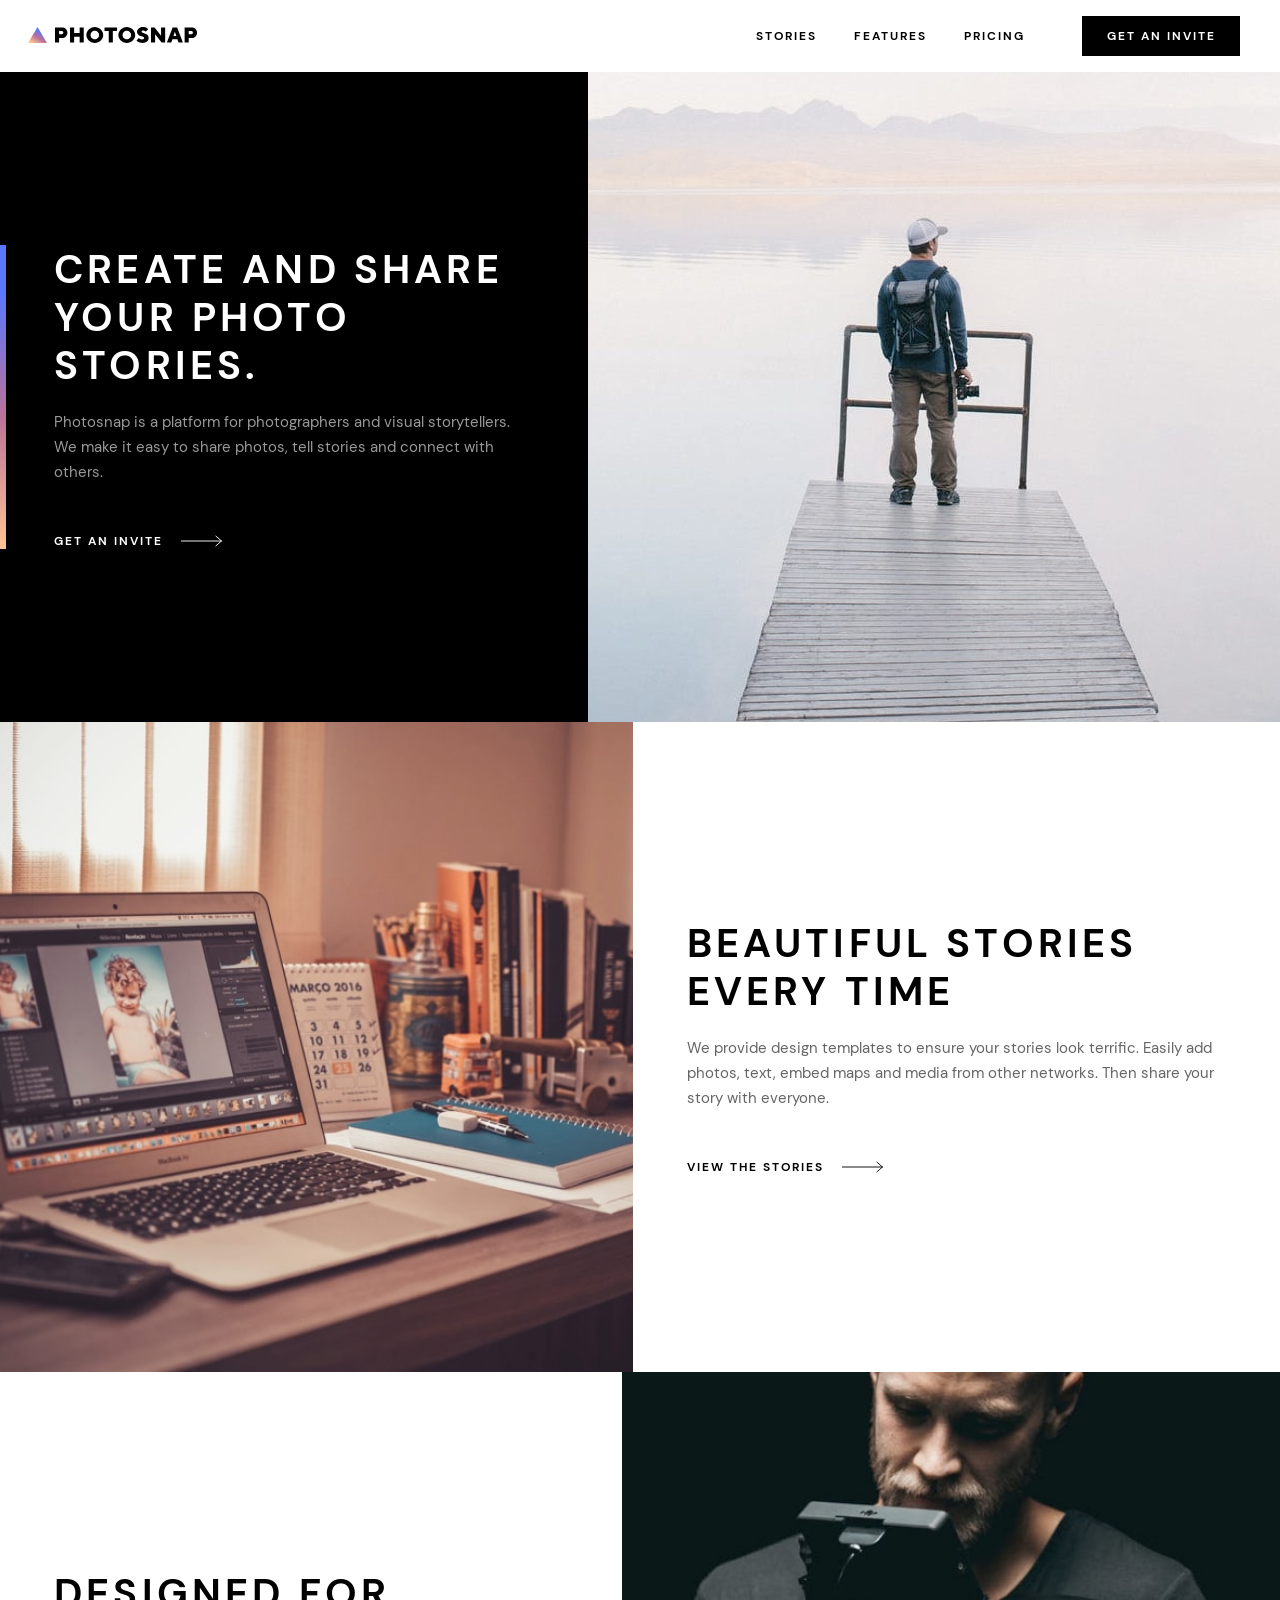
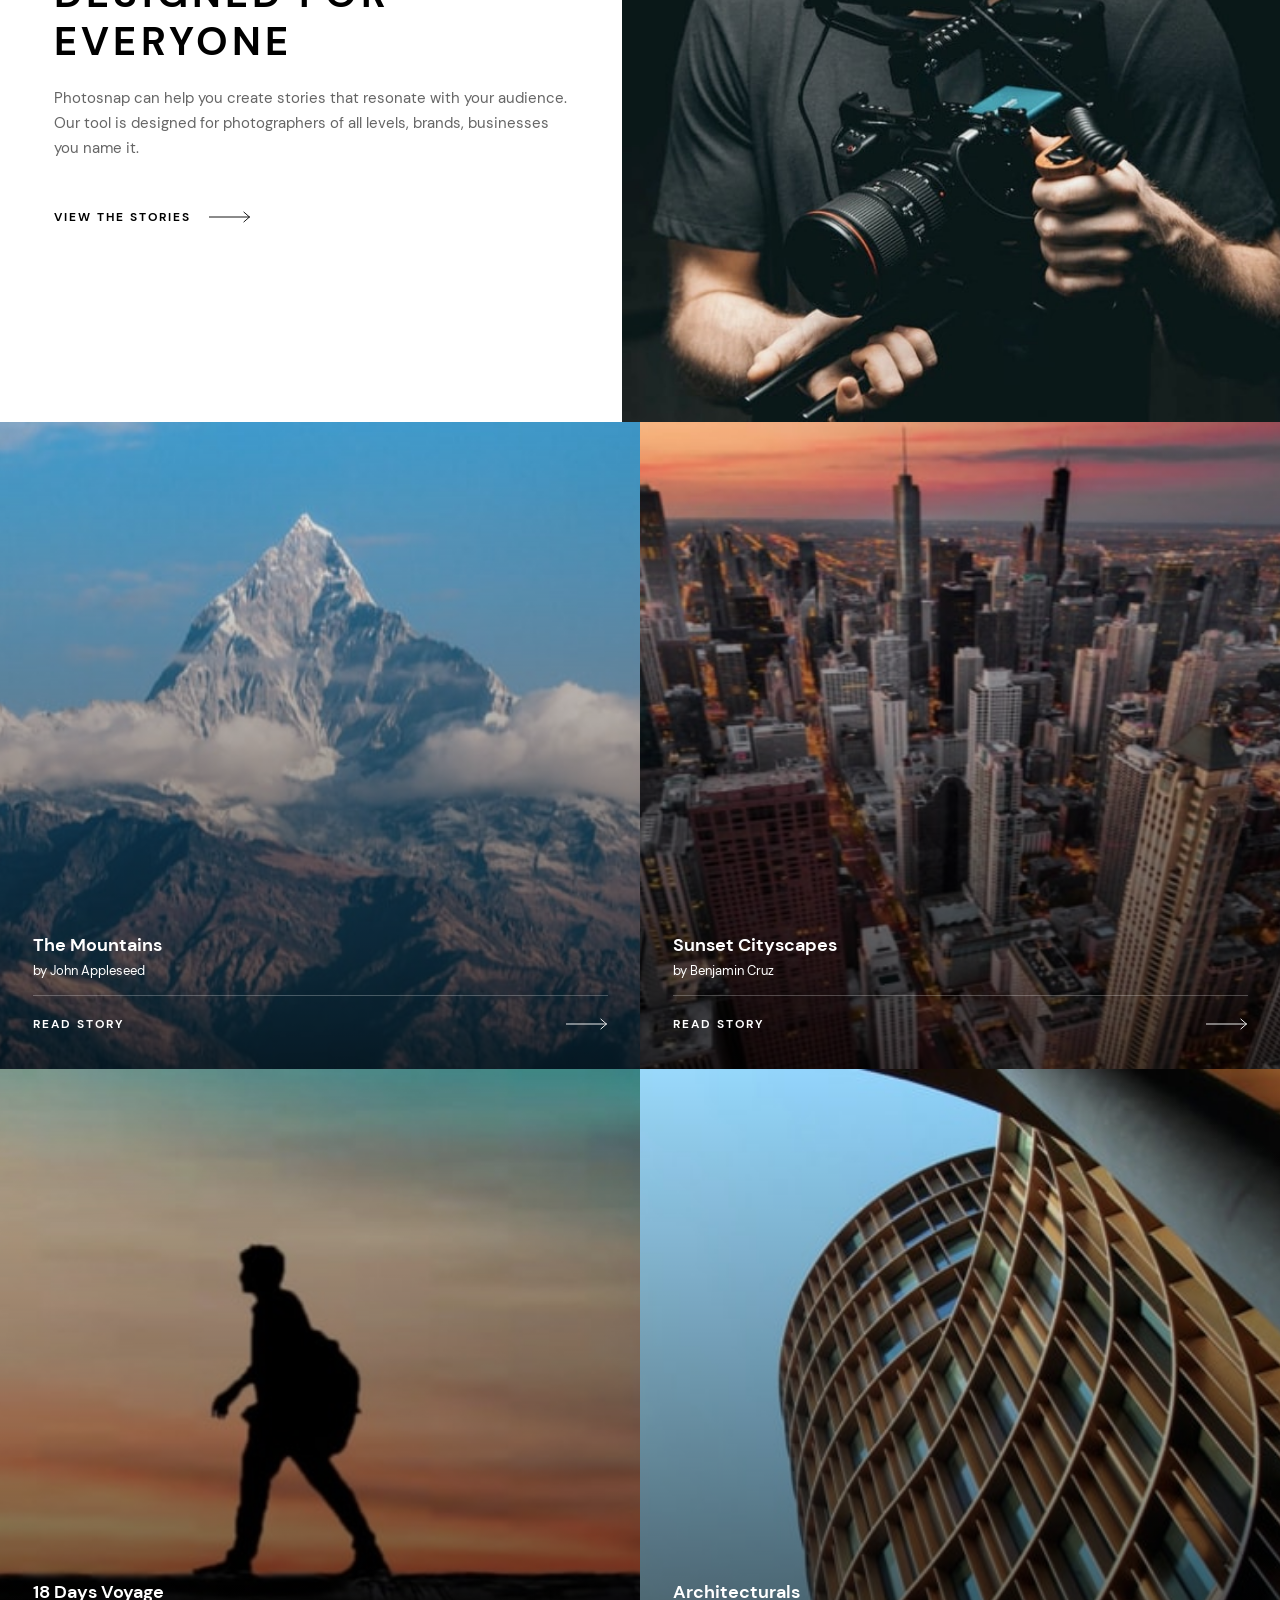
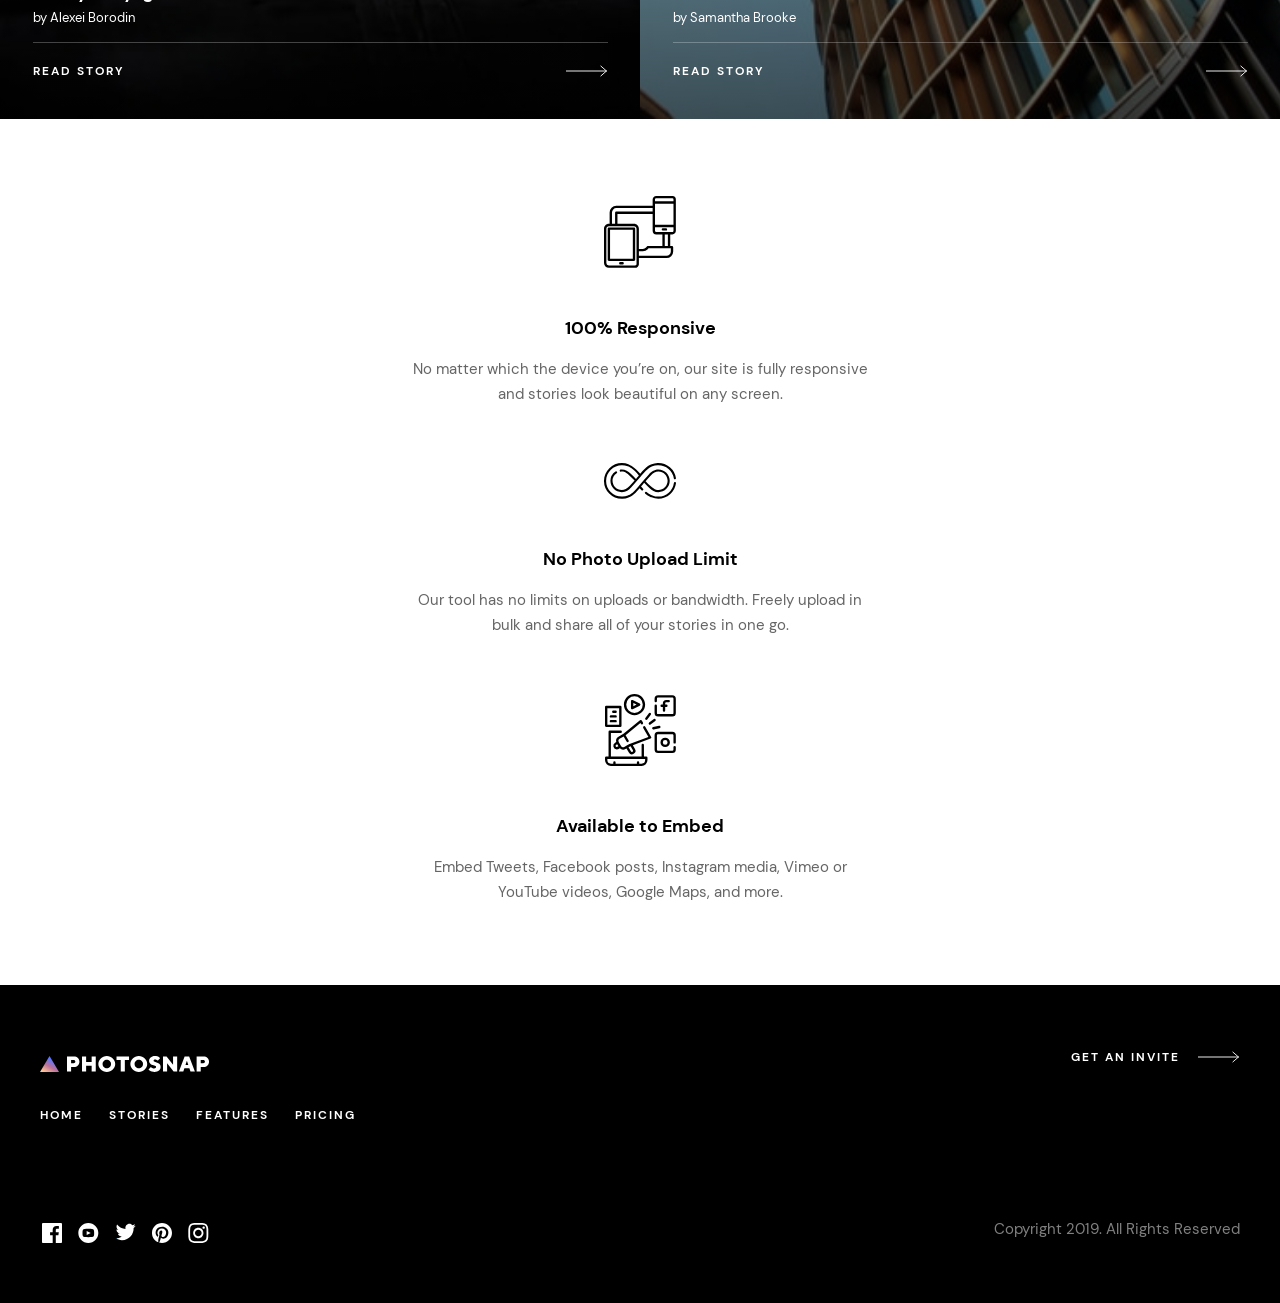
<file: index.html>
<!DOCTYPE html>
<html lang="en">
  <head>
    <meta charset="UTF-8" />
    <meta http-equiv="X-UA-Compatible" content="IE=edge" />
    <meta name="viewport" content="width=device-width, initial-scale=1.0" />
    <link rel="stylesheet" href="./Css/reset.css" />
    <link rel="stylesheet" href="./Css/style.css" />
    <link
      rel="shortcut icon"
      href="./Assets/favicon-32x32.png"
      type="image/x-icon"
    />
    <title>Photosnap - Home</title>
  </head>
  <body>
    <header>
      <div id="nav_bar" class="header_wrapper">
        <div class="site_logo">
          <a href="./index.html"
            ><img src="./Assets/shared/desktop/logo.svg" alt="site logo"
          /></a>
        </div>
        <div class="centred_items">
          <label>
            <input type="checkbox" id="checkbox" />
            <span class="menu" id="hamburger">
              <span class="hamburger"></span>
            </span>
            <ul class="burger_list">
              <li><a class="hover_op" href="./stories.html">STORIES</a></li>
              <li><a class="hover_op" href="./features.html">FEATURES</a></li>
              <li><a class="hover_op" href="./pricing.html">PRICING</a></li>
              <li class="divider"></li>
              <li>
                <a class="invite centred_items" href="./index.html"
                  >GET AN INVITE</a
                >
              </li>
            </ul>
          </label>
        </div>
        <div class="classic_navbar">
          <div class="nav_bar_flex">
            <a class="classic_navbar_t" href="./stories.html">STORIES</a>
            <a class="classic_navbar_t" href="./features.html">FEATURES</a>
            <a class="classic_navbar_t" href="./pricing.html">PRICING</a>
          </div>
          <a class="classic_navbar_invite" href="./index.html">GET AN INVITE</a>
        </div>
      </div>
    </header>
    <button id="fixed-button" class="bob_effect" onclick="scrollUp()">
      <img src="./Assets/mouse-cursor.png" alt="" />
    </button>
    <section>
      <div class="create_and_share">
        <div class="image_container">
          <img
            class="image_container mobile_images"
            src="./Assets/home/mobile/create-and-share.jpg"
            alt="Creat and share image"
          />
          <img
            class="image_container tablet_images"
            src="./Assets/home/desktop/create-and-share.jpg"
            alt="Creat and share image"
          />
          <img
            class="image_container desktop_images"
            src="./Assets/home/desktop/create-and-share.jpg"
            alt="Creat and share image"
          />
        </div>
        <div class="content_container first_container">
          <div id="colorful_divider_left"></div>
          <div class="content_childF">
            <div id="colorful_divider"></div>
            <div class="content_max_width">
              <h1 class="firstH">Create and share your photo stories.</h1>
              <p class="firstP">
                Photosnap is a platform for photographers and visual
                storytellers. We make it easy to share photos, tell stories and
                connect with others.
              </p>
              <div class="invite_arrow">
                <h4 class="firstInvite hover-underline-animation">
                  GET AN INVITE
                </h4>
                <img
                  class="arrow_container"
                  src="./Assets/shared/desktop/arrow-white.svg"
                  alt="white arrow"
                />
              </div>
            </div>
          </div>
        </div>
      </div>
      <div class="beautiful_stories">
        <div class="image_container">
          <img
            class="image_container mobile_images"
            src="./Assets/home/mobile/beautiful-stories.jpg"
            alt="Creat and share image"
          />
          <img
            class="image_container tablet_images"
            src="./Assets/home/desktop/beautiful-stories.jpg"
            alt="Creat and share image"
          />
          <img
            class="image_container desktop_images"
            src="./Assets/home/desktop/beautiful-stories.jpg"
            alt="Creat and share image"
          />
        </div>
        <div class="content_container">
          <div class="content_child">
            <h1 class="content_headerTxt">
              BEAUTIFUL STORIES <br />
              EVERY TIME
            </h1>
            <p class="content_ParagrapTxt">
              We provide design templates to ensure your stories look terrific.
              Easily add photos, text, embed maps and media from other networks.
              Then share your story with everyone.
            </p>
            <div class="invite_arrow">
              <h4 class="content_invite hover-underline-animation black">
                VIEW THE STORIES
              </h4>
              <img
                class="arrow_container"
                src="./Assets/shared/desktop/arrow-black.svg"
                alt="black arrow"
              />
            </div>
          </div>
        </div>
      </div>
      <div class="designed_for_everyone">
        <div class="image_container">
          <img
            class="image_container mobile_images"
            src="./Assets/home/mobile/designed-for-everyone.jpg"
            alt="Creat and share image"
          />
          <img
            class="image_container tablet_images"
            src="./Assets/home/desktop/designed-for-everyone.jpg"
            alt="Creat and share image"
          />
          <img
            class="image_container desktop_images"
            src="./Assets/home/desktop/designed-for-everyone.jpg"
            alt="Creat and share image"
          />
        </div>
        <div class="content_container">
          <div class="content_child">
            <h1 class="content_headerTxt">DESIGNED FOR EVERYONE</h1>
            <p class="content_ParagrapTxt">
              Photosnap can help you create stories that resonate with your
              audience. Our tool is designed for photographers of all levels,
              brands, businesses you name it.
            </p>
            <div class="invite_arrow">
              <h4 class="content_invite hover-underline-animation black">
                VIEW THE STORIES
              </h4>
              <img
                class="arrow_container"
                src="./Assets/shared/desktop/arrow-black.svg"
                alt="black arrow"
              />
            </div>
          </div>
        </div>
      </div>
    </section>
    <section>
      <div>
        <div>
          <div class="tablet_view">
            <div class="image_container_popup">
              <img
                class="image_container image_up"
                src="./Assets/stories/mobile/mountains.jpg"
                alt="mountains image"
              />
              <div class="blur_effect image_up"></div>
              <div class="galery_textcontent">
                <div class="galery_textcontent_inner">
                  <div>
                    <h5 class="galeryH">The Mountains</h5>
                    <p class="galeryP">by John Appleseed</p>
                  </div>
                  <div class="galery_divider"></div>
                  <div class="galery_flex">
                    <h6 class="galeryh6 hover-underline-animation">
                      READ STORY
                    </h6>
                    <img
                      class="arrow_container"
                      src="./Assets/shared/desktop/arrow-white.svg"
                      alt="white arrow"
                    />
                  </div>
                </div>
              </div>
            </div>
            <div class="image_container_popup">
              <img
                class="image_container image_up"
                src="./Assets/stories/mobile/cityscapes.jpg"
                alt="cityscapes image"
              />
              <div class="blur_effect image_up"></div>
              <div class="galery_textcontent">
                <div class="galery_textcontent_inner">
                  <div>
                    <h5 class="galeryH">Sunset Cityscapes</h5>
                    <p class="galeryP">by Benjamin Cruz</p>
                  </div>
                  <div class="galery_divider"></div>
                  <div class="galery_flex">
                    <h6 class="galeryh6 hover-underline-animation">
                      READ STORY
                    </h6>
                    <img
                      class="arrow_container"
                      src="./Assets/shared/desktop/arrow-white.svg"
                      alt="white arrow"
                    />
                  </div>
                </div>
              </div>
            </div>
            <div class="image_container_popup">
              <img
                class="image_container image_up"
                src="./Assets/stories/mobile/18-days-voyage.jpg"
                alt="18 daysvoyage image"
              />
              <div class="blur_effect image_up"></div>
              <div class="galery_textcontent">
                <div class="galery_textcontent_inner">
                  <div>
                    <h5 class="galeryH">18 Days Voyage</h5>
                    <p class="galeryP">by Alexei Borodin</p>
                  </div>
                  <div class="galery_divider"></div>
                  <div class="galery_flex">
                    <h6 class="galeryh6 hover-underline-animation">
                      READ STORY
                    </h6>
                    <img
                      class="arrow_container"
                      src="./Assets/shared/desktop/arrow-white.svg"
                      alt="white arrow"
                    />
                  </div>
                </div>
              </div>
            </div>
            <div class="image_container_popup">
              <img
                class="image_container image_up"
                src="./Assets/stories/mobile/architecturals.jpg"
                alt="architecturals image"
              />
              <div class="blur_effect image_up"></div>
              <div class="galery_textcontent">
                <div class="galery_textcontent_inner">
                  <div>
                    <h5 class="galeryH">Architecturals</h5>
                    <p class="galeryP">by Samantha Brooke</p>
                  </div>
                  <div class="galery_divider"></div>
                  <div class="galery_flex">
                    <h6 class="galeryh6 hover-underline-animation">
                      READ STORY
                    </h6>
                    <img
                      class="arrow_container"
                      src="./Assets/shared/desktop/arrow-white.svg"
                      alt="white arrow"
                    />
                  </div>
                </div>
              </div>
            </div>
          </div>
        </div>
      </div>
    </section>
    <section>
      <div>
        <div class="lower_div">
          <div class="centred_items_second">
            <img
              src="./Assets/features/desktop/responsive.svg"
              alt="responsive logo"
            />
            <h6 class="lowerH">100% Responsive</h6>
            <p class="lowerP">
              No matter which the device you’re on, our site is fully responsive
              and stories look beautiful on any screen.
            </p>
          </div>
          <div class="centred_items_second">
            <img
              src="./Assets/features/desktop/no-limit.svg"
              alt="no limit logo"
            />
            <h6 class="lowerH lowerHx2">No Photo Upload Limit</h6>
            <p class="lowerP">
              Our tool has no limits on uploads or bandwidth. Freely upload in
              bulk and share all of your stories in one go.
            </p>
          </div>
          <div class="centred_items_second">
            <img src="./Assets/features/desktop/embed.svg" alt="embed logo" />
            <h6 class="lowerH">Available to Embed</h6>
            <p class="lowerP lowerHx3">
              Embed Tweets, Facebook posts, Instagram media, Vimeo or YouTube
              videos, Google Maps, and more.
            </p>
          </div>
        </div>
      </div>
    </section>
    <footer class="site_bottom centred_items">
      <div class="footer_inner">
        <div class="footer_tablet1">
          <a href="./index.html"
            ><img
              class="item1"
              src="./Assets/shared/desktop/logo-white.svg"
              alt="potosnap logo"
          /></a>
          <div class="footer_contact item2">
            <div class="flip-container">
              <div class="flipper">
                <div class="front">
                  <img src="./Assets/contact/white-FB.svg" alt="Image 1" />
                </div>
                <div class="back">
                  <img src="./Assets/contact/facebook.svg" alt="Image 2" />
                </div>
              </div>
            </div>
            <div class="flip-container">
              <div class="flipper">
                <div class="front">
                  <img src="./Assets/contact/white-YT.svg" alt="Image 1" />
                </div>
                <div class="back">
                  <img src="./Assets/contact/youtube.svg" alt="Image 2" />
                </div>
              </div>
            </div>
            <div class="flip-container">
              <div class="flipper">
                <div class="front">
                  <img src="./Assets/contact/white-Tw.svg" alt="Image 1" />
                </div>
                <div class="back">
                  <img src="./Assets/contact/twitter.svg" alt="Image 2" />
                </div>
              </div>
            </div>
            <div class="flip-container">
              <div class="flipper">
                <div class="front">
                  <img src="./Assets/contact/white-Pin.svg" alt="Image 1" />
                </div>
                <div class="back">
                  <img src="./Assets/contact/pinterest.svg" alt="Image 2" />
                </div>
              </div>
            </div>
            <div class="flip-container">
              <div class="flipper">
                <div class="front">
                  <img src="./Assets/contact/white-Insta.svg" alt="Image 1" />
                </div>
                <div class="back">
                  <img src="./Assets/contact/instagram.svg" alt="Image 2" />
                </div>
              </div>
            </div>
          </div>
          <div class="footer_nav item3">
            <a class="footer_nav_p" href="./index.html">Home</a>
            <a class="footer_nav_p" href="./stories.html">Stories</a>
            <a class="footer_nav_p" href="./features.html">Features</a>
            <a class="footer_nav_p" href="./pricing.html">Pricing</a>
          </div>
        </div>
        <div class="footer_tablet2">
          <div class="invite_arrow">
            <h4 class="firstInvite hover-underline-animation">GET AN INVITE</h4>
            <img
              class="arrow_container"
              src="./Assets/shared/desktop/arrow-white.svg"
              alt="white arrow"
            />
          </div>
          <p class="all_rights">Copyright 2019. All Rights Reserved</p>
        </div>
      </div>
    </footer>
    <script src="./Javascript/script.js"></script>
  </body>
</html>
</file>
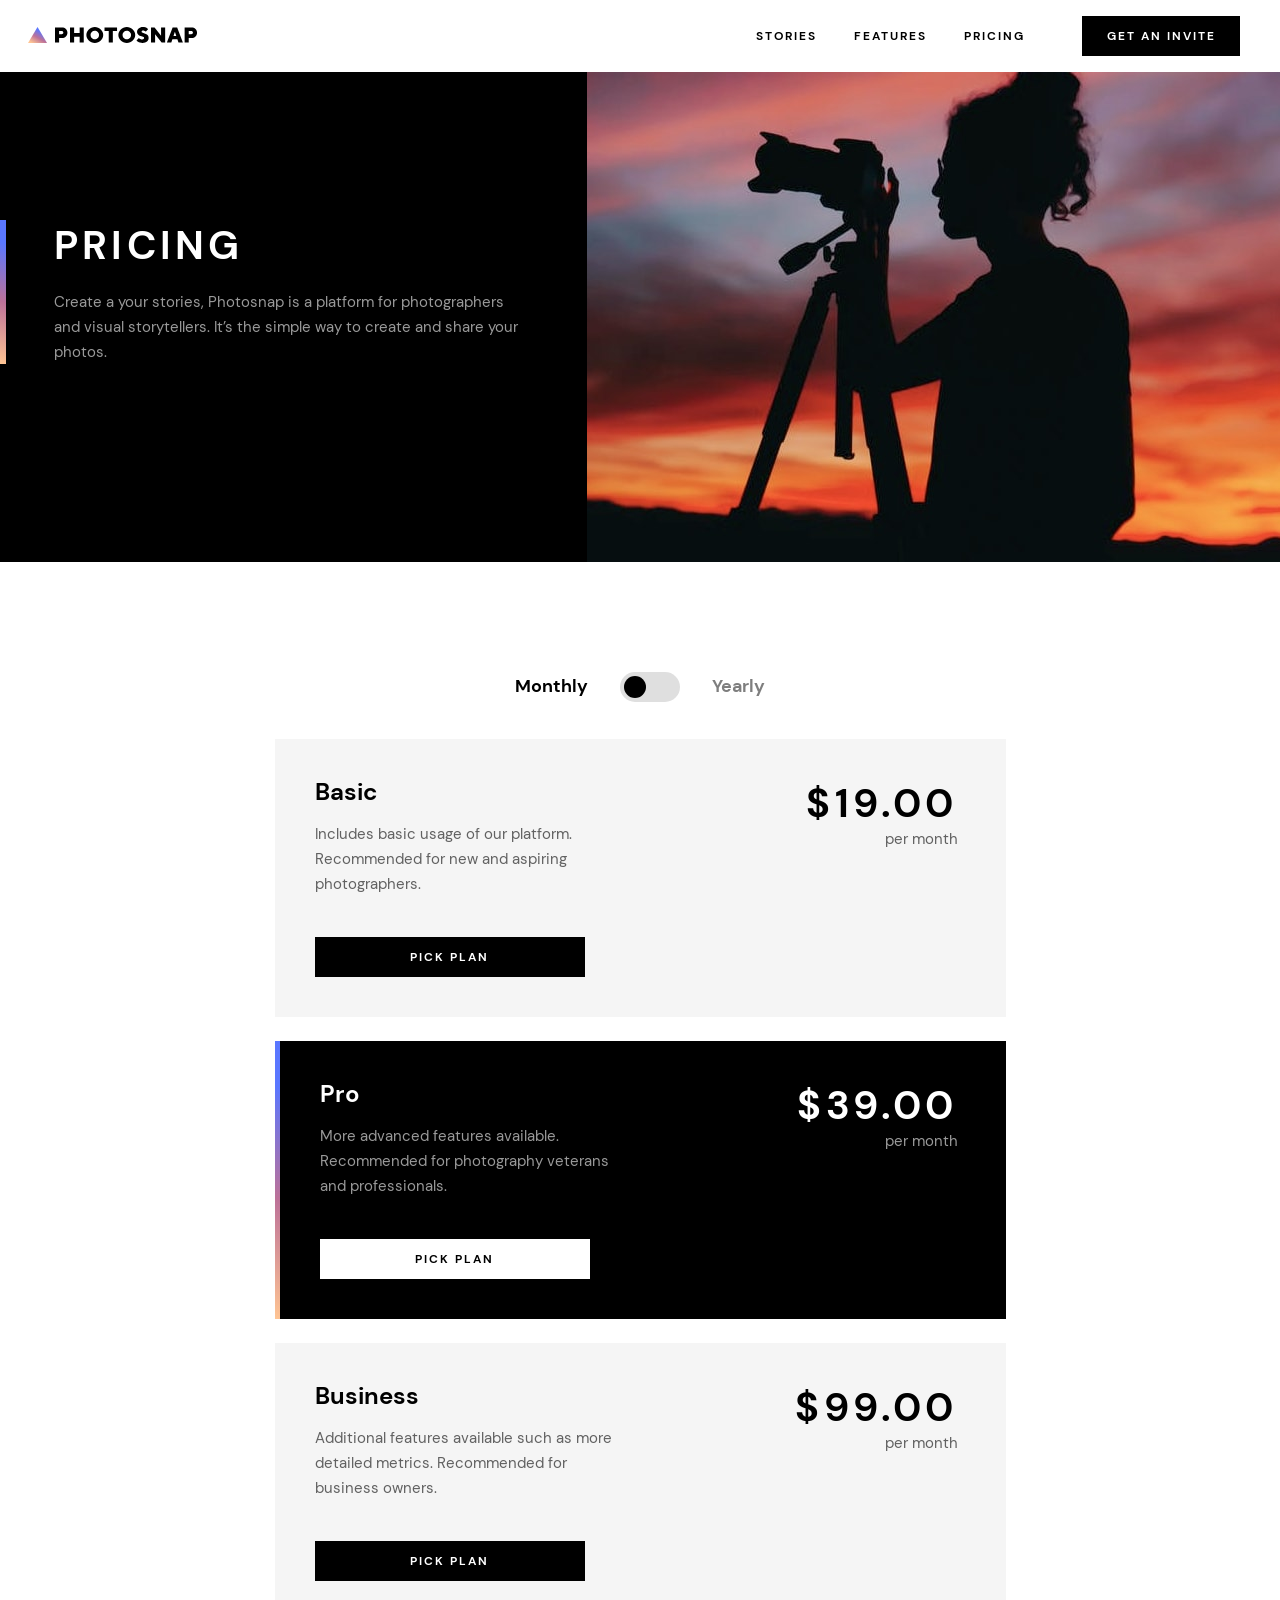
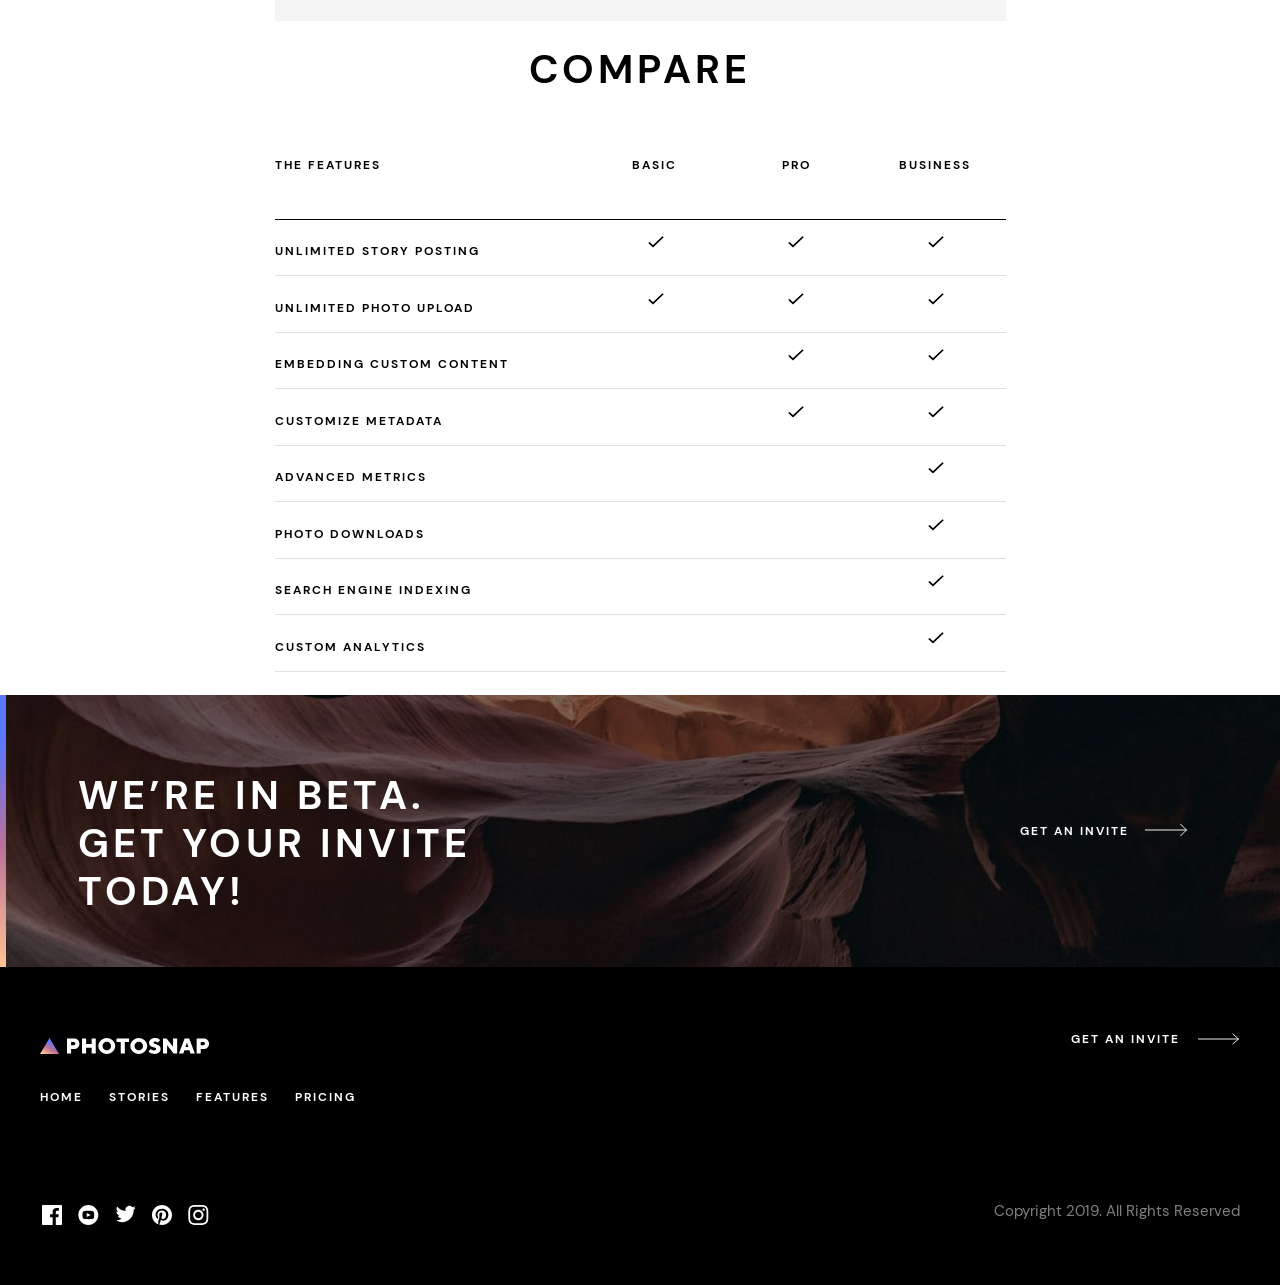
<file: pricing.html>
<!DOCTYPE html>
<html lang="en">
  <head>
    <meta charset="UTF-8" />
    <meta http-equiv="X-UA-Compatible" content="IE=edge" />
    <meta name="viewport" content="width=device-width, initial-scale=1.0" />
    <link rel="stylesheet" href="./Css/reset.css" />
    <link rel="stylesheet" href="./Css/style.css" />
    <link rel="stylesheet" href="./Css/pricing.css" />
    <link
      rel="shortcut icon"
      href="./Assets/favicon-32x32.png"
      type="image/x-icon"
    />
    <title>Photosnap - Home</title>
  </head>
  <body>
    <header>
      <div id="nav_bar" class="header_wrapper">
        <div class="site_logo">
          <a href="./index.html"
            ><img src="./Assets/shared/desktop/logo.svg" alt="site logo"
          /></a>
        </div>
        <div class="centred_items">
          <label>
            <input type="checkbox" id="checkbox" />
            <span class="menu" id="hamburger">
              <span class="hamburger"></span>
            </span>
            <ul class="burger_list">
              <li><a class="hover_op" href="./stories.html">STORIES</a></li>
              <li><a class="hover_op" href="./features.html">FEATURES</a></li>
              <li><a class="hover_op" href="./pricing.html">PRICING</a></li>
              <li class="divider"></li>
              <li>
                <a class="invite centred_items" href="./index.html"
                  >GET AN INVITE</a
                >
              </li>
            </ul>
          </label>
        </div>
        <div class="classic_navbar">
          <div class="nav_bar_flex">
            <a class="classic_navbar_t" href="./stories.html">STORIES</a>
            <a class="classic_navbar_t" href="./features.html">FEATURES</a>
            <a class="classic_navbar_t" href="./pricing.html">PRICING</a>
          </div>
          <a class="classic_navbar_invite" href="./index.html">GET AN INVITE</a>
        </div>
      </div>
    </header>
    <button id="fixed-button" class="bob_effect" onclick="scrollUp()">
      <img src="./Assets/mouse-cursor.png" alt="" />
    </button>
    <section>
      <div class="create_and_share">
        <div class="image_container2">
          <img
            class="image_container2 mobile_images"
            src="./Assets/pricing/mobile/hero.jpg"
            alt="pricing image"
          />
          <img
            class="image_container2 tablet_images"
            src="./Assets/pricing/desktop/hero.jpg"
            alt="pricing image"
          />
          <img
            class="image_container2 desktop_images"
            src="./Assets/pricing/desktop/hero.jpg"
            alt="pricing image"
          />
        </div>
        <div class="content_container first_container">
          <div class="colorful_divider_left2"></div>
          <div class="content_childF">
            <div id="colorful_divider"></div>
            <div class="content_max_width">
              <h1 class="firstH">PRICING</h1>
              <p class="firstP">
                Create a your stories, Photosnap is a platform for photographers
                and visual storytellers. It’s the simple way to create and share
                your photos.
              </p>
            </div>
          </div>
        </div>
      </div>
      <div class="yearly">
        <p id="annual1" class="annual_text choosed">Monthly</p>
        <label class="switch">
          <input id="annual_type" type="checkbox" onclick="change()" />
          <span class="slider"></span>
        </label>
        <p id="annual2" class="annual_text">Yearly</p>
      </div>
      <section class="pricing_section">
        <div class="pricing_white">
          <div class="tablet_prices">
            <div class="pricing_div">
              <h3 class="plan_name">Basic</h3>
              <p class="plan_txt">
                Includes basic usage of our platform. Recommended for new and
                aspiring photographers.
              </p>
            </div>
            <div class="align_right">
              <h1 id="price1" class="plan_price">$19.00</h1>
              <p class="plan_period">per month</p>
            </div>
          </div>
          <a class="plan_btn" href="">pick plan</a>
        </div>
        <div class="flex_linear">
          <div class="pro_linear"></div>
          <div class="pricing_white middle_black">
            <div class="tablet_prices">
              <div class="pricing_div">
                <h3 class="plan_name plan_nameB">Pro</h3>
                <p class="plan_txt plan_txtB">
                  More advanced features available. Recommended for photography
                  veterans and professionals.
                </p>
              </div>
              <div class="align_right">
                <h1 id="price2" class="plan_price plan_priceB">$39.00</h1>
                <p class="plan_period plan_periodB">per month</p>
              </div>
            </div>
            <a class="plan_btn plan_btnB" href="">pick plan</a>
          </div>
        </div>
        <div class="pricing_white">
          <div class="tablet_prices">
            <div class="pricing_div">
              <h3 class="plan_name">Business</h3>
              <p class="plan_txt">
                Additional features available such as more detailed metrics.
                Recommended for business owners.
              </p>
            </div>
            <div class="align_right">
              <h1 id="price3" class="plan_price">$99.00</h1>
              <p class="plan_period">per month</p>
            </div>
          </div>
          <a class="plan_btn" href="">pick plan</a>
        </div>
      </section>
      <section>
        <div class="plan_inner">
          <h1 class="plan_head">COMPARE</h1>
          <div class="tablet_plan_header tablet_plan_header_underline">
            <h6 class="features_header">THE FEATURES</h6>
            <div class="tablet_plan_header">
              <h6 class="typename1">BASIC</h6>
              <h6 class="typename2">PRO</h6>
              <h6 class="typename3">BUSINESS</h6>
            </div>
          </div>
          <div>
            <div class="tabtablet_plans">
              <h6 class="planHeaders">UNLIMITED STORY POSTING</h6>
              <div class="planflexdiv plancontent">
                <div>
                  <p class="plantype">BASIC</p>
                  <img
                    class="plancheck"
                    src="./Assets/pricing/desktop/check.svg"
                    alt=""
                  />
                </div>
                <div>
                  <p class="plantype">PRO</p>
                  <img
                    class="plancheck"
                    src="./Assets/pricing/desktop/check.svg"
                    alt=""
                  />
                </div>
                <div>
                  <p class="plantype">BUSINESS</p>
                  <img
                    class="plancheck"
                    src="./Assets/pricing/desktop/check.svg"
                    alt=""
                  />
                </div>
              </div>
            </div>
            <h6 class="planHeaders">UNLIMITED PHOTO UPLOAD</h6>
            <div class="planflexdiv plancontent">
              <div>
                <p class="plantype">BASIC</p>
                <img
                  class="plancheck"
                  src="./Assets/pricing/desktop/check.svg"
                  alt=""
                />
              </div>
              <div>
                <p class="plantype">PRO</p>
                <img
                  class="plancheck"
                  src="./Assets/pricing/desktop/check.svg"
                  alt=""
                />
              </div>
              <div>
                <p class="plantype">BUSINESS</p>
                <img
                  class="plancheck"
                  src="./Assets/pricing/desktop/check.svg"
                  alt=""
                />
              </div>
            </div>
            <h6 class="planHeaders">EMBEDDING CUSTOM CONTENT</h6>
            <div class="planflexdiv plancontent">
              <div>
                <p class="plantype">BASIC</p>
              </div>
              <div>
                <p class="plantype">PRO</p>
                <img
                  class="plancheck"
                  src="./Assets/pricing/desktop/check.svg"
                  alt=""
                />
              </div>
              <div>
                <p class="plantype">BUSINESS</p>
                <img
                  class="plancheck"
                  src="./Assets/pricing/desktop/check.svg"
                  alt=""
                />
              </div>
            </div>
            <h6 class="planHeaders">CUSTOMIZE METADATA</h6>
            <div class="planflexdiv plancontent">
              <div>
                <p class="plantype">BASIC</p>
              </div>
              <div>
                <p class="plantype">PRO</p>
                <img
                  class="plancheck"
                  src="./Assets/pricing/desktop/check.svg"
                  alt=""
                />
              </div>
              <div>
                <p class="plantype">BUSINESS</p>
                <img
                  class="plancheck"
                  src="./Assets/pricing/desktop/check.svg"
                  alt=""
                />
              </div>
            </div>
            <h6 class="planHeaders">ADVANCED METRICS</h6>
            <div class="planflexdiv plancontent">
              <div>
                <p class="plantype">BASIC</p>
              </div>
              <div>
                <p class="plantype">PRO</p>
              </div>
              <div>
                <p class="plantype">BUSINESS</p>
                <img
                  class="plancheck"
                  src="./Assets/pricing/desktop/check.svg"
                  alt=""
                />
              </div>
            </div>
            <h6 class="planHeaders">PHOTO DOWNLOADS</h6>
            <div class="planflexdiv plancontent">
              <div>
                <p class="plantype">BASIC</p>
              </div>
              <div>
                <p class="plantype">PRO</p>
              </div>
              <div>
                <p class="plantype">BUSINESS</p>
                <img
                  class="plancheck"
                  src="./Assets/pricing/desktop/check.svg"
                  alt=""
                />
              </div>
            </div>
            <h6 class="planHeaders">SEARCH ENGINE INDEXING</h6>
            <div class="planflexdiv plancontent">
              <div>
                <p class="plantype">BASIC</p>
              </div>
              <div>
                <p class="plantype">PRO</p>
              </div>
              <div>
                <p class="plantype">BUSINESS</p>
                <img
                  class="plancheck"
                  src="./Assets/pricing/desktop/check.svg"
                  alt=""
                />
              </div>
            </div>
            <h6 class="planHeaders">CUSTOM ANALYTICS</h6>
            <div class="planflexdiv plancontent">
              <div>
                <p class="plantype">BASIC</p>
              </div>
              <div>
                <p class="plantype">PRO</p>
              </div>
              <div>
                <p class="plantype">BUSINESS</p>
                <img
                  class="plancheck"
                  src="./Assets/pricing/desktop/check.svg"
                  alt=""
                />
              </div>
            </div>
          </div>
        </div>
      </section>
      <section class="section-three">
        <div class="line-two"></div>
        <div class="beta">
          <h1 class="beta-h1">We’re in beta. Get your invite today!</h1>
          <div class="beta-two-elements">
            <p class="beta-p hover-underline-animation">GET AN INVITE</p>
            <svg xmlns="http://www.w3.org/2000/svg" width="43" height="14">
              <g fill="none" fill-rule="evenodd" stroke="#f2f2f2">
                <path d="M0 7h41.864M35.428 1l6 6-6 6" />
              </g>
            </svg>
          </div>
        </div>
      </section>
    </section>
    <footer class="site_bottom centred_items">
      <div class="footer_inner">
        <div class="footer_tablet1">
          <a href="./index.html"
            ><img
              class="item1"
              src="./Assets/shared/desktop/logo-white.svg"
              alt="potosnap logo"
          /></a>
          <div class="footer_contact item2">
            <div class="flip-container">
              <div class="flipper">
                <div class="front">
                  <img src="./Assets/contact/white-FB.svg" alt="Image 1" />
                </div>
                <div class="back">
                  <img src="./Assets/contact/facebook.svg" alt="Image 2" />
                </div>
              </div>
            </div>
            <div class="flip-container">
              <div class="flipper">
                <div class="front">
                  <img src="./Assets/contact/white-YT.svg" alt="Image 1" />
                </div>
                <div class="back">
                  <img src="./Assets/contact/youtube.svg" alt="Image 2" />
                </div>
              </div>
            </div>
            <div class="flip-container">
              <div class="flipper">
                <div class="front">
                  <img src="./Assets/contact/white-Tw.svg" alt="Image 1" />
                </div>
                <div class="back">
                  <img src="./Assets/contact/twitter.svg" alt="Image 2" />
                </div>
              </div>
            </div>
            <div class="flip-container">
              <div class="flipper">
                <div class="front">
                  <img src="./Assets/contact/white-Pin.svg" alt="Image 1" />
                </div>
                <div class="back">
                  <img src="./Assets/contact/pinterest.svg" alt="Image 2" />
                </div>
              </div>
            </div>
            <div class="flip-container">
              <div class="flipper">
                <div class="front">
                  <img src="./Assets/contact/white-Insta.svg" alt="Image 1" />
                </div>
                <div class="back">
                  <img src="./Assets/contact/instagram.svg" alt="Image 2" />
                </div>
              </div>
            </div>
          </div>
          <div class="footer_nav item3">
            <a class="footer_nav_p" href="./index.html">Home</a>
            <a class="footer_nav_p" href="./stories.html">Stories</a>
            <a class="footer_nav_p" href="./features.html">Features</a>
            <a class="footer_nav_p" href="./pricing.html">Pricing</a>
          </div>
        </div>
        <div class="footer_tablet2">
          <div class="invite_arrow">
            <h4 class="firstInvite hover-underline-animation">GET AN INVITE</h4>
            <img
              class="arrow_container"
              src="./Assets/shared/desktop/arrow-white.svg"
              alt="white arrow"
            />
          </div>
          <p class="all_rights">Copyright 2019. All Rights Reserved</p>
        </div>
      </div>
    </footer>
    <script src="./Javascript/script.js"></script>
  </body>
</html>
</file>
<file: Css/style.css>
@font-face {
  font-family: "DMSans-Regular";
  src: url(../Textfont/DMSans-Regular.ttf);
}
@font-face {
  font-family: "DMSans-Bold";
  src: url(../Textfont/DMSans-Bold.ttf);
}
:root {
  --pureblack: rgb(0, 0, 0);
  --lightgray: rgb(223, 223, 223);
  --purewhite: rgb(255, 255, 255);
}
body {
  user-select: none;
}
.centred_items {
  display: flex;
  align-items: center;
  justify-content: center;
}
.site_logo {
  position: absolute;
  z-index: 11;
}
#nav_bar {
  width: 327px;
  height: 24px;
  background-color: var(--purewhite);
  padding: 24px 28px;
}
label input {
  display: none;
}
label .menu {
  position: absolute;
  right: 0px;
  top: 0px;
  z-index: 10;
  width: 60px;
  height: 62px;
  background: var(--purewhite);
  border-radius: 0% 0% 0% 5%;
  transition: 0.5s ease-in-out;
  cursor: pointer;
}
label .hamburger {
  position: absolute;
  top: 33px;
  right: 24px;
  width: 20px;
  height: 1px;
  background: var(--pureblack);
  display: block;
  transform-origin: center;
  transition: 0.5s ease-in-out;
}
label .hamburger:before {
  transition: 0.5s ease-in-out;
  content: "";
  position: absolute;
  display: block;
  width: 20px;
  height: 1px;
  background: var(--pureblack);
}
label .hamburger:before {
  top: -4px;
}
label input:checked + .menu {
  height: 325px;
  width: 100vw;
  box-shadow: 0 0 0 100vh rgb(0, 0, 0, 0.5);
  border-radius: 0 0 0 5px;
  scroll-behavior: unset;
}
label input:checked + .menu .hamburger {
  transform: rotate(45deg);
}
label input:checked + .menu .hamburger:before {
  transform: rotate(90deg);
  top: 0;
}
label input:checked + .menu + ul {
  transition: 1.2s ease-in-out;
  opacity: 1;
  top: 104px;
  left: 50%;
}
label ul {
  z-index: 12;
  position: absolute;
  top: -190px;
  left: 50%;
  transform: translate(-50%, 0%);
  opacity: 0;
}
label a {
  display: block;
  color: var(--pureblack);
  text-decoration: none;
  font-family: "DMSans-Bold";
  font-size: 15px;
  line-height: 20px;
  text-align: center;
  letter-spacing: 2.5px;
  text-transform: uppercase;
}
label li {
  margin-bottom: 20px;
}
.hover_op:hover {
  opacity: 0.3;
}
.invite {
  background-color: var(--pureblack);
  color: var(--purewhite);
  width: 310px;
  height: 48px;
  margin: auto;
}
.invite:hover {
  background-color: #dfdfdf;
  color: var(--pureblack);
}
.classic_navbar_invite:hover {
  background-color: #dfdfdf;
  color: var(--pureblack);
}
.divider {
  background-color: var(--pureblack);
  opacity: 0.25;
  width: 310px;
  height: 1px;
}
#colorful_divider {
  width: 128px;
  height: 6px;
  background: linear-gradient(
    26.57deg,
    #ffc593 0%,
    #bc7198 43.29%,
    #5a77ff 83.33%
  );
}
.image_container {
  width: 100%;
  object-fit: cover;
  margin-bottom: -3px;
  position: relative;
  max-height: 500px;
}
.content_container {
  width: 100%;
  display: flex;
  align-items: center;
}
.content_child {
  padding: 72px 24px 72px 33px;
  display: flex;
  flex-direction: column;
  justify-content: center;
}
.content_childF {
  padding: 3px 24px 72px 33px;
}
.first_container {
  background-color: var(--pureblack);
  display: flex;
  align-items: center;
}
.firstH {
  font-family: "DMSans-Bold";
  font-size: 32px;
  line-height: 40px;
  letter-spacing: 3.33333px;
  text-transform: uppercase;
  color: var(--purewhite);
  margin-top: 69px;
}
.firstP {
  margin: 16px 0 23px 0;
  font-family: "DMSans-Regular";
  font-size: 15px;
  line-height: 25px;
  color: var(--purewhite);
  mix-blend-mode: normal;
  opacity: 0.6;
}
.firstInvite {
  font-family: "DMSans-Bold";
  font-size: 12px;
  line-height: 16px;
  letter-spacing: 2px;
  color: var(--purewhite);
}
.invite_arrow {
  display: flex;
  align-items: center;
  gap: 18px;
  cursor: pointer;
}
.arrow_container {
  width: 42px;
  height: 12px;
  cursor: pointer;
}
.content_headerTxt {
  font-family: "DMSans-Bold";
  font-size: 32px;
  line-height: 40px;
  letter-spacing: 3.33333px;
  text-transform: uppercase;
  color: var(--pureblack);
}
.content_ParagrapTxt {
  margin: 16px 0 23px 0;
  font-family: "DMSans-Regular";
  font-size: 15px;
  line-height: 25px;
  color: var(--pureblack);
  mix-blend-mode: normal;
  opacity: 0.6;
}
.content_invite {
  font-family: "DMSans-Bold";
  font-size: 12px;
  line-height: 16px;
  letter-spacing: 2px;
  color: var(--pureblack);
}
.galeryH {
  font-family: "DMSans-Bold";
  font-size: 18px;
  line-height: 25px;
  color: var(--purewhite);
}
.galery_textcontent {
  width: 100%;
  position: absolute;
  bottom: 0;
  left: 0;
  color: var(--purewhite);
  border-width: 0px;
}
.galery_textcontent_inner {
  padding: 0px 32px 40px 33px;
}
.galeryH {
  font-family: "DMSans-Bold";
  font-size: 18px;
  line-height: 25px;
}
.galeryP {
  font-family: "DMSans-Regular";
  font-size: 13px;
  line-height: 17px;
  margin-top: 4px;
}
.galery_divider {
  width: 100%;
  height: 1px;
  background: var(--purewhite);
  mix-blend-mode: normal;
  opacity: 0.25;
  margin: 16px 0 20px 0;
}
.galery_flex {
  display: flex;
  align-items: center;
  justify-content: space-between;
}
.galeryh6 {
  font-family: "DMSans-Bold";
  font-size: 12px;
  line-height: 16px;
  letter-spacing: 2px;
  color: var(--purewhite);
}
.lower_div {
  padding: 80px 32px;
  display: flex;
  flex-direction: column;
  align-items: center;
  justify-content: center;
  gap: 56px;
  background-color: var(--purewhite);
}
.lowerH {
  font-family: "DMSans-Bold";
  font-size: 18px;
  line-height: 25px;
  text-align: center;
  margin: 48px 0 16px 0;
}
.lowerP {
  font-family: "DMSans-Regular";
  font-size: 15px;
  line-height: 25px;
  text-align: center;
  mix-blend-mode: normal;
  opacity: 0.6;
  max-width: 457px;
}
.centred_items_second {
  display: flex;
  flex-direction: column;
  align-items: center;
  justify-content: center;
}
.site_bottom {
  background-color: var(--pureblack);
  width: 100%;
}
.footer_inner {
  padding: 56px 33px;
  display: flex;
  flex-direction: column;
  align-items: center;
  justify-content: center;
}
.all_rights {
  font-family: "DMSans-Regular";
  font-size: 15px;
  line-height: 20px;
  text-align: center;
  color: var(--purewhite);
  mix-blend-mode: normal;
  opacity: 0.5;
  margin-top: 34px;
}
.footer_contact {
  margin-top: -20px;
  display: flex;
  align-items: center;
  justify-content: center;
  gap: 13.33px;
}
.footer_nav {
  display: flex;
  flex-direction: column;
  text-align: center;
  align-items: center;
  justify-content: center;
  margin-bottom: 119px;
  gap: 19px;
}
.footer_nav_p {
  font-family: "DMSans-Bold";
  font-size: 12px;
  line-height: 16px;
  text-align: center;
  letter-spacing: 2px;
  text-transform: uppercase;
  color: var(--purewhite);
  text-decoration: none;
  cursor: pointer;
}
.footer_nav_p:hover {
  opacity: 0.3;
}
.classic_navbar_t:hover {
  opacity: 0.3;
}
.flip-container {
  perspective: 1000px;
  margin: 50px auto;
  width: 20px;
  height: 20px;
  cursor: pointer;
}
.flipper {
  position: relative;
  width: 100%;
  height: 100%;
  transition: transform 0.6s;
  transform-style: preserve-3d;
}
.front,
.back {
  position: absolute;
  width: 100%;
  height: 100%;
  backface-visibility: hidden;
}
.front {
  z-index: 2;
}
.back {
  transform: rotateX(180deg);
}
.flip-container:hover .flipper {
  transform: rotateX(180deg);
}
.hover-underline-animation {
  display: inline-block;
  position: relative;
  cursor: pointer;
}
.hover-underline-animation:after {
  content: "";
  position: absolute;
  width: 100%;
  transform: scaleX(0);
  height: 1px;
  bottom: 0;
  left: 0;
  background-color: var(--purewhite);
  transform-origin: bottom right;
  transition: transform 0.25s ease-out;
}
.hover-underline-animation:hover:after {
  transform: scaleX(1);
  transform-origin: bottom left;
}
.black:after {
  background-color: var(--pureblack);
}
.image_container_popup {
  position: relative;
  width: 100%;
  object-fit: cover;
  margin-bottom: -3px;
  cursor: pointer;
}
.image_container_popup:hover .image_up {
  transform: translateY(-30px);
}
.image_container_popup img,
.blur_effect {
  transition: transform 0.3s ease-out;
}
.blur_effect {
  background: linear-gradient(
    180deg,
    rgba(0, 0, 0, 0.0001) 0.27%,
    rgba(0, 0, 0, 0.661222) 100%
  );
  height: 100%;
  width: 100%;
  position: absolute;
  top: 0px;
  right: 0px;
}
.galery_textcontent {
  position: absolute;
  bottom: 0;
  left: 0;
  right: 0;
  transition: transform 0.3s ease-out;
  transform: translateY();
}
.image_container_popup:hover .galery_textcontent {
  transform: translateY(-30px);
  border-style: solid;
  border-bottom-width: 6px;
  border-image: linear-gradient(to right, #ffc593, #bc7198, #5a77ff) 1;
}
.hover-underline-animation:hover {
  text-decoration: none;
}
.classic_navbar {
  display: none;
}
.tablet_images {
  display: none;
}
.desktop_images {
  display: none;
}
.footer_tablet2 {
  display: flex;
  flex-direction: column;
  align-items: center;
}
#fixed-button {
  position: fixed;
  bottom: 30px;
  right: 30px;
  display: none;
  z-index: 200;
}
.bob_effect img {
  width: 30px;
  height: 30px;
}
.bob_effect {
  animation-name: bob;
  animation-duration: 4s;
  animation-iteration-count: infinite;
  animation-direction: alternate;
  background: #f5f5f5;
  border-width: 0px;
  font-family: "DMSans-Bold";
  font-size: 20px;
  text-align: center;
  color: var(--pureblack);
  border-radius: 100%;
  width: 45px;
  height: 45px;
  opacity: 1;
}

@keyframes bob {
  0% {
    transform: translateY(0);
  }
  50% {
    transform: translateY(-10px);
  }
  100% {
    transform: translateY(0);
  }
}

@media (min-width: 768px) {
  .burger_list {
    display: none;
  }
  #hamburger {
    display: none;
  }
  .classic_navbar {
    position: absolute;
    right: 40px;
    display: flex;
    justify-content: center;
    align-items: center;
  }
  .classic_navbar_t {
    font-family: "DMSans-Bold";
    font-size: 12px;
    line-height: 16px;
    letter-spacing: 2px;
    color: var(--pureblack);
    text-decoration: none;
  }
  .nav_bar_flex {
    display: flex;
    gap: 37px;
  }
  .classic_navbar_invite {
    width: 158px;
    height: 40px;
    background-color: var(--pureblack);
    display: flex;
    align-items: center;
    justify-content: center;
    font-family: "DMSans-Bold";
    font-size: 12px;
    line-height: 16px;
    letter-spacing: 2px;
    color: var(--purewhite);
    text-decoration: none;
    margin-left: 57px;
  }
  #nav_bar {
    display: flex;
    align-items: center;
    width: calc(100% - 56px);
  }
  .create_and_share {
    display: flex;
    flex-direction: row-reverse;
  }
  .beautiful_stories {
    display: flex;
  }
  .designed_for_everyone {
    display: flex;
    flex-direction: row-reverse;
  }
  .mobile_images {
    display: none;
  }
  .tablet_images {
    display: flex;
  }
  .content_container {
    width: auto;
    min-width: 495px;
    height: 650px;
  }
  .content_child {
    padding: 0px 54px;
    height: 306px;
  }
  .content_childF {
    padding: 0px 54px;
  }
  .firstP {
    margin: 21px 0 48px 0;
  }
  .content_ParagrapTxt {
    margin: 21px 0 48px 0;
  }
  .image_container {
    width: 100%;
    object-fit: cover;
    margin-bottom: -3px;
    position: relative;
    min-height: 650px;
  }
  .firstH {
    font-size: 40px;
    line-height: 48px;
    letter-spacing: 4.16667px;
    margin: 0px;
  }
  .content_headerTxt {
    font-size: 40px;
    line-height: 48px;
    letter-spacing: 4.16667px;
    margin: 0px;
  }
  #colorful_divider {
    display: none;
  }
  #colorful_divider_left {
    width: 6px;
    height: 304px;
    top: 245px;
    background: linear-gradient(
      26.57deg,
      #ffc593 0%,
      #bc7198 43.29%,
      #5a77ff 83.33%
    );
    position: absolute;
  }
  .tablet_view {
    display: grid;
    grid-template-columns: repeat(2, 1fr);
    grid-template-rows: repeat(2, 50%);
    align-items: start;
  }
  .footer_tablet2 {
    align-items: end;
    gap: 120px;
  }
  .footer_tablet1 {
    display: flex;
    flex-direction: column;
  }
  .footer_inner {
    padding: 64px 40px;
    flex-direction: row;
    width: 100%;
    justify-content: space-between;
  }
  .item1 {
    order: 1;
    width: 170px;
  }
  .item2 {
    order: 3;
  }
  .item3 {
    order: 2;
    width: 154px;
  }
  .footer_nav {
    flex-direction: row;
    justify-content: space-between;
    margin: 32px 0px 110px 0px;
    gap: 26px;
  }
  .footer_contact {
    margin-top: -60px;
    margin-bottom: -60px;
  }
}
@media (min-width: 1440px) {
  .header_wrapper {
    display: flex;
    justify-content: space-between;
  }
  .site_logo {
    position: static;
  }
  .classic_navbar {
    position: static;
  }
  .content_child {
    padding: 0px 112px;
    max-width: 610px;
  }
  .content_childF {
    padding: 0px 112px;
    max-width: 610px;
  }
  .content_container {
    min-width: 610px;
  }
  .classic_navbar {
    justify-content: space-between;
    width: calc(50% + 86px);
  }
  .lower_div {
    margin: 0 165px;
    padding: 0px;
    justify-content: space-between;
    flex-direction: row;
    gap: 30px;
    min-height: 476px;
  }
  .centred_items_second {
    max-width: 350px;
  }
  .lowerHx2 {
    margin-top: 84px;
  }
  .lowerHx3 {
    margin-bottom: 25px;
  }
  .tablet_view {
    display: grid;
    grid-template-columns: repeat(4, 1fr);
    grid-template-rows: repeat(1, 100%);
    align-items: start;
  }
  .footer_inner {
    padding: 0px;
    margin: 64px 165px;
  }
  .item3 {
    order: 0;
    width: 154px;
    display: flex;
    flex-direction: column;
    left: 400px;
    margin: 0px;
  }
  .footer_nav {
    align-items: start;
    gap: 19px;
  }
  .footer_tablet2 {
    margin-top: 20px;
    gap: 52px;
  }
  .footer_tablet1 {
    margin-top: 5px;
    gap: 85px;
  }
  .footer_tablet1 {
    margin-top: 5px;
    width: 300px;
    display: grid;
    grid-template-columns: auto auto;
    grid-template-rows: auto auto;
    justify-content: space-between;
    gap: 0px;
    column-gap: 100px;
  }
  .footer_contact {
    margin-top: -85px;
  }
}
@media (min-width: 2160px) {
  body {
    max-width: 2160px;
    margin: auto;
  }
  .item3 {
    left: 50%;
  }
}
</file>
<file: Css/pricing.css>
@font-face {
  font-family: "DMSans-Regular";
  src: url(../Textfont/DMSans-Regular.ttf);
}
@font-face {
  font-family: "DMSans-Bold";
  src: url(../Textfont/DMSans-Bold.ttf);
}
:root {
  --pureblack: rgb(0, 0, 0);
  --purewhite: rgb(255, 255, 255);
}
body {
  user-select: none;
}
.pricing_section {
  padding-left: 29px;
  padding-right: 29px;
}
.pricing_white {
  display: flex;
  flex-direction: column;
  align-items: center;
  padding: 56px 22px 40px 22px;
  background: #f5f5f5;
  margin-bottom: 24px;
}
.middle_black {
  background: var(--pureblack);
}
.pro_linear {
  background: linear-gradient(
    26.57deg,
    #ffc593 0%,
    #bc7198 43.29%,
    #5a77ff 83.33%
  );
  height: 6px;
  width: 100%;
}
.plan_name {
  font-family: "DMSans-Bold";
  font-size: 24px;
  line-height: 25px;
  text-align: center;
  color: var(--pureblack);
}
.plan_nameB {
  color: var(--purewhite);
}
.plan_txt {
  font-family: "DMSans-Regular";
  font-size: 15px;
  line-height: 25px;
  text-align: center;
  color: var(--pureblack);
  mix-blend-mode: normal;
  opacity: 0.6;
  margin: 18px 0 40px 0;
}
.plan_txtB {
  color: var(--purewhite);
}
.plan_price {
  font-family: "DMSans-Bold";
  font-size: 40px;
  line-height: 48px;
  text-align: center;
  letter-spacing: 4.16667px;
  text-transform: uppercase;
  color: var(--pureblack);
}
.plan_priceB {
  color: var(--purewhite);
}
.plan_period {
  font-family: "DMSans-Regular";
  font-size: 15px;
  line-height: 25px;
  text-align: center;
  color: var(--pureblack);
  mix-blend-mode: normal;
  opacity: 0.6;
  margin-bottom: 40px;
}
.plan_periodB {
  color: var(--purewhite);
}
.plan_btn {
  font-family: "DMSans-Bold";
  font-size: 12px;
  line-height: 16px;
  text-align: center;
  letter-spacing: 2px;
  color: var(--purewhite);
  background-color: var(--pureblack);
  text-transform: uppercase;
  text-decoration: none;
  width: 245px;
  height: 45px;
  display: flex;
  align-items: center;
  justify-content: center;
  cursor: pointer;
}
.plan_btn:hover {
  background-color: #dfdfdf;
  color: var(--pureblack);
}
.plan_btnB {
  color: var(--pureblack);
  background-color: var(--purewhite);
}
.beta_background {
  background-image: url(../Assets/shared/mobile/bg-beta.jpg);
  background-repeat: no-repeat;
  background-size: cover;
  max-height: 280px;
}
.beta_arrow {
  margin-top: 24px;
}
.content_childF_beta {
  height: 288px;
  padding: 0px 31px;
}
.yearly {
  display: flex;
  align-items: center;
  justify-content: center;
  margin: 64px 0 40px;
}
.switch input {
  display: none;
}
.switch {
  display: inline-block;
  width: 60px;
  height: 30px;
  margin: -30px 32px 0 32px;
  transform: translateY(50%);
  position: relative;
}
.slider {
  position: absolute;
  top: 0;
  bottom: 0;
  left: 0;
  right: 0;
  cursor: pointer;
  border: 4px solid transparent;
  overflow: hidden;
  transition: 0.2s;
  background: #dfdfdf;
  border-radius: 16px;
}
.slider:before {
  position: absolute;
  content: "";
  width: 100%;
  height: 100%;
  background-color: var(--pureblack);
  border-radius: 30px;
  transform: translateX(-30px);
  transition: 0.2s;
}
input:checked + .slider:before {
  transform: translateX(30px);
  background-color: var(--purewhite);
}
input:checked + .slider {
  background-color: var(--pureblack);
}
.annual_text {
  font-family: "DMSans-Bold";
  font-size: 18px;
  line-height: 25px;
  text-align: right;
  color: var(--pureblack);
  mix-blend-mode: normal;
  opacity: 0.5;
}
.choosed {
  opacity: 1;
}
.planHeaders {
  font-family: "DMSans-Bold";
  font-size: 12px;
  line-height: 16px;
  letter-spacing: 2px;
  color: var(--pureblack);
  margin-bottom: 16px;
}
.plancontent {
  border-bottom: 1px solid #dfdfdf;
  padding-bottom: 24px;
  margin-bottom: 23.5px;
}
.plantype {
  font-family: "DMSans-Bold";
  font-size: 10px;
  line-height: 13px;
  letter-spacing: 1.66667px;
  color: var(--pureblack);
  mix-blend-mode: normal;
  opacity: 0.5;
}
.plancheck {
  width: 16px;
  height: 12px;
  margin-top: 8px;
}
.planflexdiv {
  display: flex;
  justify-content: space-between;
}
.plan_inner {
  padding: 0px 28px;
  margin: 64px 0px;
}
.features_header {
  font-family: "DMSans-Bold";
  font-size: 12px;
  line-height: 16px;
  letter-spacing: 2px;
  color: var(--pureblack);
  border-bottom: 1px solid var(--pureblack);
  padding-bottom: 23px;
  margin-bottom: 23px;
}
.image_container2 {
  width: 100%;
  object-fit: cover;
  margin-bottom: -3px;
  position: relative;
  max-height: 500px;
}
.tablet_plan_header {
  display: none;
}
.plan_head {
  display: none;
}
.section-three {
  position: relative;
  background-image: url(../Assets/shared/desktop/bg-beta.jpg);
  background-repeat: no-repeat;
  background-size: cover;
}
.line-two {
  position: absolute;
  z-index: 2;
  bottom: 282px;
  left: 30px;
  width: 128px;
  height: 6px;
  background: linear-gradient(
    26.57deg,
    #ffc593 0%,
    #bc7198 43.29%,
    #5a77ff 83.33%
  );
}
.beta-two-elements {
  display: flex;
  gap: 16px;
}
.beta {
  display: flex;
  justify-content: center;
  align-items: start;
  flex-direction: column;
  padding: 64px 40px 64px 25px;
}
.beta-h1 {
  font-family: "DMSans-Bold";
  font-size: 32px;
  line-height: 40px;
  letter-spacing: 3.33333px;
  text-transform: uppercase;
  color: var(--purewhite);
  width: 340px;
  height: 120px;
  margin-bottom: 24px;
}
.beta-p {
  font-family: "DMSans-Bold";
  font-size: 12px;
  line-height: 16px;
  text-align: right;
  letter-spacing: 2px;
  color: var(--purewhite);
}
@media (min-width: 768px) {
  .colorful_divider_left2 {
    width: 6px;
    height: 144px;
    top: 220px;
    background: linear-gradient(
      26.57deg,
      #ffc593 0%,
      #bc7198 43.29%,
      #5a77ff 83.33%
    );
    position: absolute;
  }
  .first_container {
    max-height: 490px;
  }
  .image_container2 {
    height: 490px;
  }
  .yearly {
    margin: 112px 0 40px;
  }
  .tablet_prices {
    display: flex;
    justify-content: space-between;
    width: 100%;
  }
  .pricing_white {
    display: flex;
    flex-direction: column;
    align-items: start;
    justify-content: space-between;
    height: 198px;
    padding: 40px 48px 40px 40px;
    margin-bottom: 24px;
  }
  .plan_name {
    text-align: start;
  }
  .plan_txt {
    text-align: start;
    width: 65%;
  }
  .plan_btn {
    width: 270px;
  }
  .middle_black {
    display: flex;
    flex-direction: column;
    width: 100%;
  }
  .pro_linear {
    width: 6px;
    height: 278px;
  }
  .flex_linear {
    display: flex;
  }
  .align_right {
    display: flex;
    flex-direction: column;
    align-items: end;
  }
  .plan_head {
    display: flex;
    align-items: center;
    justify-content: center;
    font-family: "DMSans-Bold";
    font-size: 40px;
    line-height: 48px;
    text-align: center;
    letter-spacing: 4.16667px;
    text-transform: uppercase;
    color: var(--pureblack);
    margin-bottom: 64px;
  }
  .tablet_plans {
    display: flex;
    flex-direction: row;
  }
  .plantype {
    display: none;
  }
  .planflexdiv {
    display: flex;
    justify-content: end;
    margin-top: -40px;
  }
  .plancheck {
    margin: 0px 62px 0px 62px;
  }
  .typename1 {
    margin-right: 105px;
  }
  .typename2 {
    margin-right: 88px;
  }
  .typename3 {
    margin-right: 35px;
  }
  .tablet_plan_header {
    display: flex;
  }
  .tablet_plan_header {
    font-family: "DMSans-Bold";
    font-size: 12px;
    line-height: 16px;
    letter-spacing: 2px;
    color: var(--pureblack);
    padding-bottom: 23px;
    margin-bottom: 23px;
    justify-content: space-between;
  }
  .features_header {
    border: none;
  }
  .tablet_plan_header_underline {
    border-bottom: 1px solid var(--pureblack);
    padding: 0px;
  }
  .plan_inner {
    max-width: 731px;
    margin: auto;
  }
  .pricing_section {
    max-width: 731px;
    margin: auto;
  }
  .beta {
    flex-direction: row;
    align-items: center;
    justify-content: space-between;
    height: 144px;
    max-width: 1110px;
    margin: auto;
  }
  .beta-h1 {
    margin: 0px;
    font-size: 40px;
    line-height: 48px;
    letter-spacing: 4.16667px;
    width: 400px;
  }
  .line-two {
    position: absolute;
    z-index: 2;
    bottom: 0px;
    left: 0px;
    width: 6px;
    height: 272px;
    background: linear-gradient(
      26.57deg,
      #ffc593 0%,
      #bc7198 43.29%,
      #5a77ff 83.33%
    );
  }
}
@media (min-width: 1440px) {
  .tablet_prices {
    display: flex;
    flex-direction: column;
    justify-content: space-between;
    width: 100%;
  }
  .plan_inner {
    margin-bottom: 160px;
  }
  .align_right {
    display: flex;
    flex-direction: column;
    align-items: center;
  }
  .pricing_white {
    display: flex;
    flex-direction: column;
    align-items: center;
    height: 311px;
    width: 270px;
    padding: 56px 40px 40px 40px;
    margin: 0px;
  }
  .plan_name {
    text-align: center;
  }
  .plan_txt {
    text-align: center;
    width: 100%;
  }
  .pricing_section {
    display: flex;
    width: 100%;
    margin: auto;
    align-items: center;
    justify-content: center;
    gap: 30px;
    margin-bottom: 160px;
    margin-top: 8px;
  }

  .middle_black {
    padding: 88px 40px 71px 40px;
  }
  .flex_linear {
    display: flex;
    flex-direction: column;
  }
  .pro_linear {
    background: linear-gradient(
      26.57deg,
      #ffc593 0%,
      #bc7198 43.29%,
      #5a77ff 83.33%
    );
    height: 6px;
    width: 100%;
  }
}
</file>
